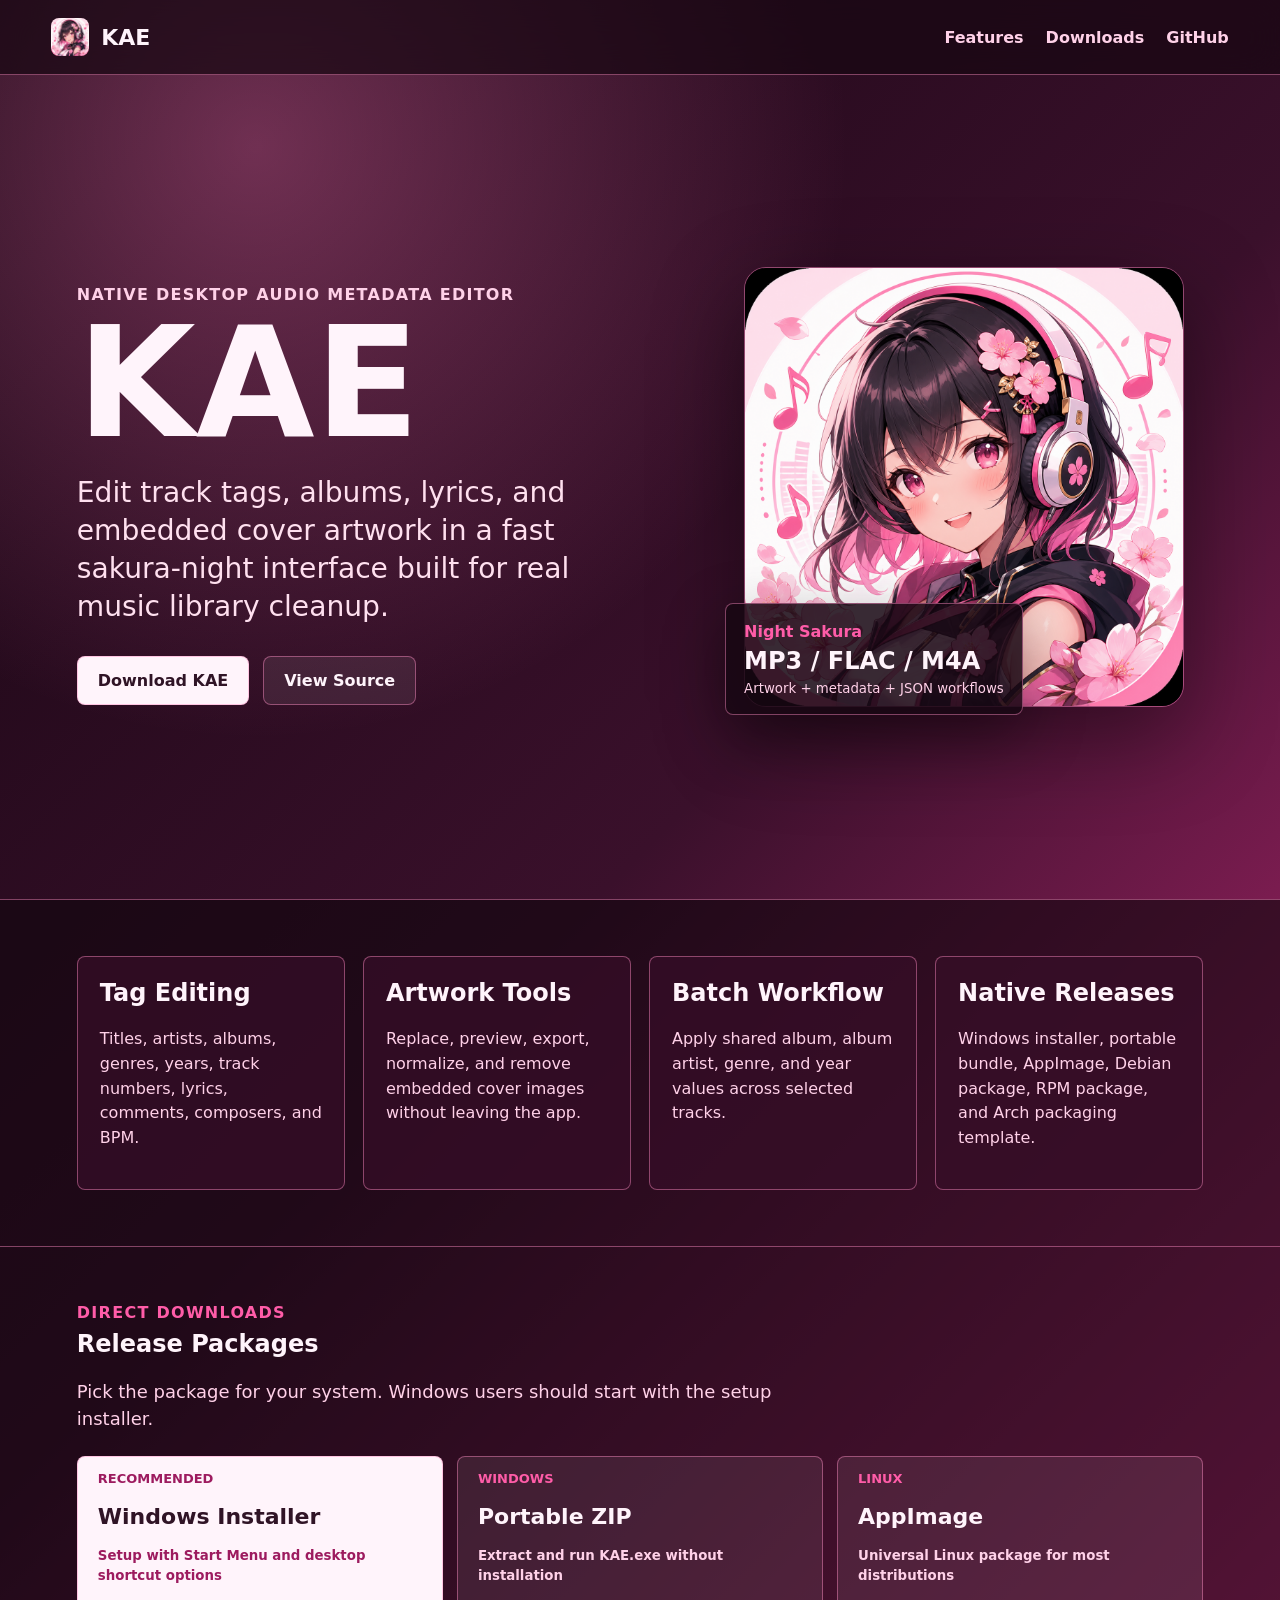
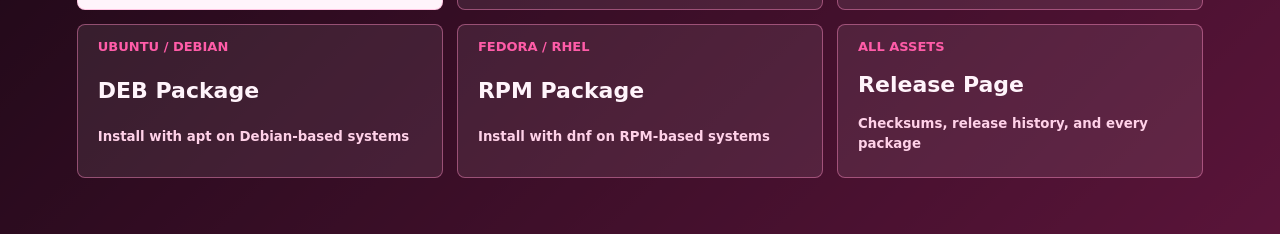
<file: docs/index.html>
<!doctype html>
<html lang="en">
  <head>
    <meta charset="utf-8">
    <meta name="viewport" content="width=device-width, initial-scale=1">
    <title>KAE - Audio Metadata Editor</title>
    <meta name="description" content="KAE is a native pink anime-themed desktop audio metadata editor for Windows and Linux.">
    <link rel="icon" href="assets/kae.ico">
    <link rel="stylesheet" href="styles.css">
  </head>
  <body>
    <header class="topbar">
      <div class="brand">
        <img src="assets/kae_mascot.png" alt="">
        <span>KAE</span>
      </div>
      <nav>
        <a href="#features">Features</a>
        <a href="#downloads">Downloads</a>
        <a href="https://github.com/Oleksii1221/KicoAudioEditor">GitHub</a>
      </nav>
    </header>

    <main>
      <section class="hero">
        <div class="hero-copy">
          <p class="eyebrow">Native desktop audio metadata editor</p>
          <h1>KAE</h1>
          <p class="lead">
            Edit track tags, albums, lyrics, and embedded cover artwork in a fast sakura-night interface built for real music library cleanup.
          </p>
          <div class="actions">
            <a class="primary" href="#downloads">Download KAE</a>
            <a class="secondary" href="https://github.com/Oleksii1221/KicoAudioEditor">View Source</a>
          </div>
        </div>
        <div class="product-shot">
          <img src="assets/kae_mascot.png" alt="KAE anime mascot">
          <div class="panel">
            <span>Night Sakura</span>
            <strong>MP3 / FLAC / M4A</strong>
            <small>Artwork + metadata + JSON workflows</small>
          </div>
        </div>
      </section>

      <section id="features" class="features">
        <article>
          <h2>Tag Editing</h2>
          <p>Titles, artists, albums, genres, years, track numbers, lyrics, comments, composers, and BPM.</p>
        </article>
        <article>
          <h2>Artwork Tools</h2>
          <p>Replace, preview, export, normalize, and remove embedded cover images without leaving the app.</p>
        </article>
        <article>
          <h2>Batch Workflow</h2>
          <p>Apply shared album, album artist, genre, and year values across selected tracks.</p>
        </article>
        <article>
          <h2>Native Releases</h2>
          <p>Windows installer, portable bundle, AppImage, Debian package, RPM package, and Arch packaging template.</p>
        </article>
      </section>

      <section id="downloads" class="downloads">
        <p class="section-kicker">Direct downloads</p>
        <h2>Release Packages</h2>
        <p class="download-copy">
          Pick the package for your system. Windows users should start with the setup installer.
        </p>
        <div class="download-grid">
          <a class="download-card recommended" href="https://github.com/Oleksii1221/KicoAudioEditor/releases/download/v0.1.0/KAE-Setup-0.1.0.exe" download>
            <span>Recommended</span>
            <strong>Windows Installer</strong>
            <small>Setup with Start Menu and desktop shortcut options</small>
          </a>
          <a class="download-card" href="https://github.com/Oleksii1221/KicoAudioEditor/releases/download/v0.1.0/KAE-0.1.0-windows-x64-portable.zip" download>
            <span>Windows</span>
            <strong>Portable ZIP</strong>
            <small>Extract and run KAE.exe without installation</small>
          </a>
          <a class="download-card" href="https://github.com/Oleksii1221/KicoAudioEditor/releases/download/v0.1.0/KAE-0.1.0-x86_64.AppImage" download>
            <span>Linux</span>
            <strong>AppImage</strong>
            <small>Universal Linux package for most distributions</small>
          </a>
          <a class="download-card" href="https://github.com/Oleksii1221/KicoAudioEditor/releases/download/v0.1.0/kae_0.1.0_amd64.deb" download>
            <span>Ubuntu / Debian</span>
            <strong>DEB Package</strong>
            <small>Install with apt on Debian-based systems</small>
          </a>
          <a class="download-card" href="https://github.com/Oleksii1221/KicoAudioEditor/releases/download/v0.1.0/kae-0.1.0-1.x86_64.rpm" download>
            <span>Fedora / RHEL</span>
            <strong>RPM Package</strong>
            <small>Install with dnf on RPM-based systems</small>
          </a>
          <a class="download-card" href="https://github.com/Oleksii1221/KicoAudioEditor/releases/tag/v0.1.0">
            <span>All assets</span>
            <strong>Release Page</strong>
            <small>Checksums, release history, and every package</small>
          </a>
        </div>
      </section>
    </main>
  </body>
</html>
</file>
<file: docs/styles.css>
:root {
  color-scheme: dark;
  --ink: #fff4fb;
  --muted: #ffd1e8;
  --hot: #ff5ca8;
  --line: rgba(255, 141, 196, 0.45);
  --deep: #180713;
  --panel: rgba(55, 14, 40, 0.74);
}

html {
  scroll-behavior: smooth;
}

* {
  box-sizing: border-box;
}

body {
  margin: 0;
  font-family: "Segoe UI", "Inter", system-ui, sans-serif;
  color: var(--ink);
  background:
    radial-gradient(circle at 20% 8%, rgba(255, 117, 184, 0.36), transparent 30%),
    linear-gradient(135deg, #160612 0%, #3a102b 48%, #d32d82 100%);
  min-height: 100vh;
}

.topbar {
  display: flex;
  align-items: center;
  justify-content: space-between;
  padding: 18px clamp(22px, 4vw, 64px);
  border-bottom: 1px solid var(--line);
  background: rgba(24, 7, 19, 0.72);
  backdrop-filter: blur(18px);
}

.brand {
  display: flex;
  align-items: center;
  gap: 12px;
  font-weight: 900;
  font-size: 22px;
}

.brand img {
  width: 38px;
  height: 38px;
  object-fit: cover;
  border-radius: 8px;
}

nav {
  display: flex;
  gap: 22px;
}

a {
  color: inherit;
  text-decoration: none;
}

nav a {
  color: var(--muted);
  font-weight: 700;
}

.hero {
  display: grid;
  grid-template-columns: minmax(0, 1.1fr) minmax(320px, 0.9fr);
  gap: clamp(28px, 5vw, 72px);
  align-items: center;
  min-height: calc(100vh - 76px);
  padding: clamp(38px, 6vw, 86px) clamp(22px, 6vw, 92px);
}

.eyebrow {
  color: var(--muted);
  font-weight: 800;
  text-transform: uppercase;
  letter-spacing: 0.08em;
}

h1 {
  margin: 0;
  font-size: clamp(74px, 12vw, 164px);
  line-height: 0.82;
}

.lead {
  max-width: 720px;
  color: #ffe0ef;
  font-size: clamp(20px, 2.2vw, 30px);
  line-height: 1.35;
}

.actions {
  display: flex;
  flex-wrap: wrap;
  gap: 14px;
  margin-top: 30px;
}

.primary,
.secondary,
.download-grid a {
  border: 1px solid var(--line);
  border-radius: 8px;
  padding: 14px 20px;
  font-weight: 900;
}

.primary {
  background: #fff4fb;
  color: #301426;
}

.secondary,
.download-grid a {
  background: rgba(255, 244, 251, 0.08);
}

.product-shot {
  position: relative;
  min-height: 540px;
  display: grid;
  place-items: center;
}

.product-shot img {
  width: min(92%, 520px);
  border-radius: 22px;
  border: 1px solid var(--line);
  box-shadow: 0 30px 90px rgba(0, 0, 0, 0.42);
}

.panel {
  position: absolute;
  left: 0;
  bottom: 42px;
  display: grid;
  gap: 6px;
  padding: 18px;
  border: 1px solid var(--line);
  border-radius: 8px;
  background: rgba(24, 7, 19, 0.86);
  box-shadow: 0 20px 60px rgba(0, 0, 0, 0.36);
}

.panel span {
  color: var(--hot);
  font-weight: 800;
}

.panel strong {
  font-size: 24px;
}

.panel small {
  color: var(--muted);
}

.features,
.downloads {
  padding: 56px clamp(22px, 6vw, 92px);
  background: rgba(17, 5, 14, 0.62);
  border-top: 1px solid var(--line);
}

.features {
  display: grid;
  grid-template-columns: repeat(4, minmax(0, 1fr));
  gap: 18px;
}

article {
  padding: 22px;
  border: 1px solid var(--line);
  border-radius: 8px;
  background: var(--panel);
}

article h2,
.downloads h2 {
  margin-top: 0;
}

article p {
  color: var(--muted);
  line-height: 1.55;
}

.section-kicker {
  color: var(--hot);
  font-weight: 900;
  margin: 0 0 8px;
  text-transform: uppercase;
  letter-spacing: 0.08em;
}

.download-copy {
  max-width: 760px;
  color: var(--muted);
  font-size: 18px;
  line-height: 1.5;
  margin: 0 0 24px;
}

.download-grid {
  display: grid;
  grid-template-columns: repeat(3, minmax(0, 1fr));
  gap: 14px;
}

.download-card {
  display: grid;
  gap: 8px;
  min-height: 154px;
}

.download-card:hover {
  border-color: rgba(255, 244, 251, 0.88);
  background: rgba(255, 244, 251, 0.14);
}

.download-card span {
  color: var(--hot);
  font-size: 13px;
  font-weight: 900;
  text-transform: uppercase;
}

.download-card strong {
  font-size: 22px;
}

.download-card small {
  color: var(--muted);
  line-height: 1.45;
}

.download-card.recommended {
  background: #fff4fb;
  color: #301426;
}

.download-card.recommended span,
.download-card.recommended small {
  color: #9d1b5f;
}

@media (max-width: 860px) {
  .topbar,
  nav,
  .actions {
    align-items: flex-start;
  }

  .topbar,
  .hero,
  .features,
  .download-grid {
    grid-template-columns: 1fr;
  }

  .topbar {
    display: grid;
    gap: 14px;
  }
}
</file>
